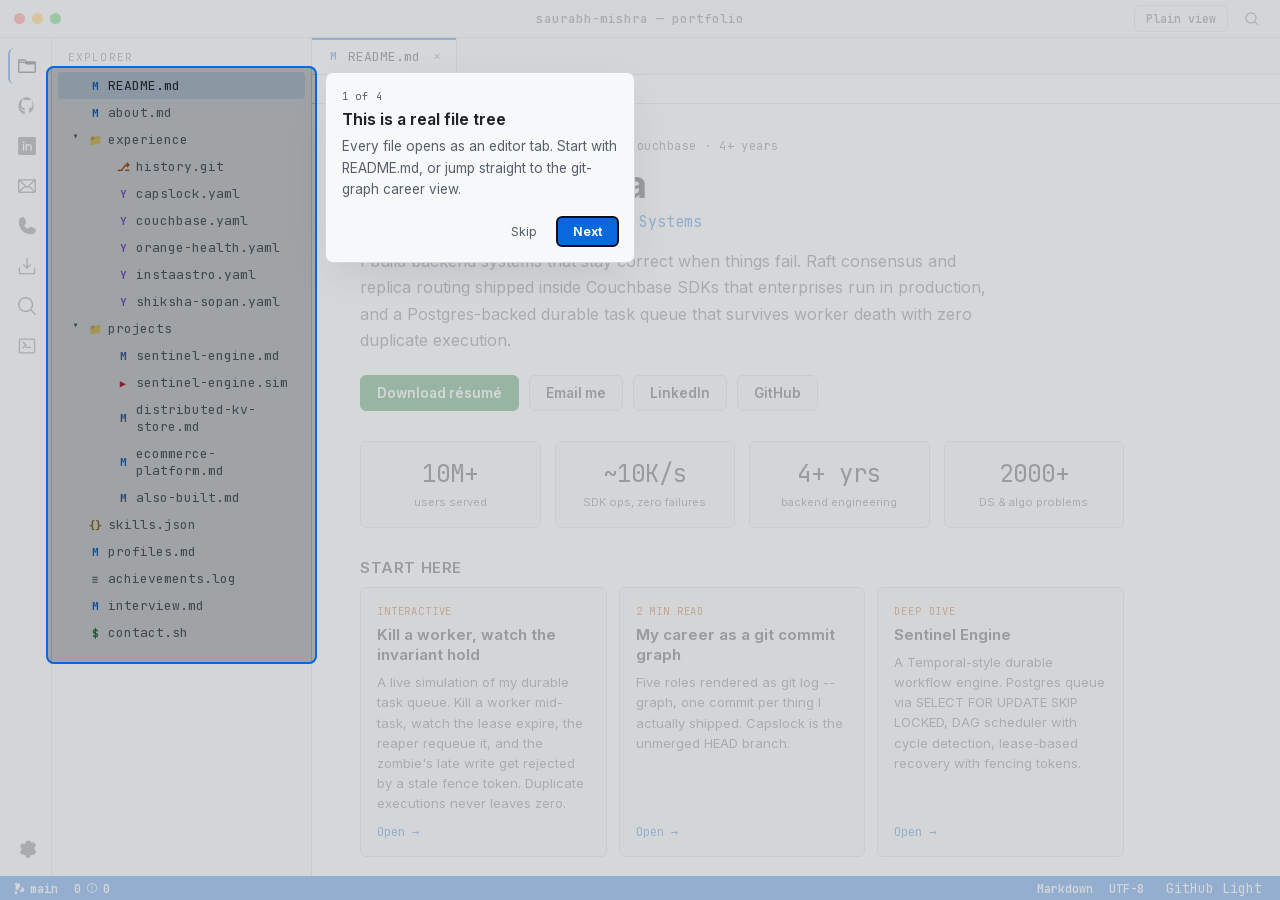
<file: index.html>
<!DOCTYPE html>
<html lang="en">
<head>
<meta charset="utf-8">
<meta name="viewport" content="width=device-width, initial-scale=1">
<script>(function(){var t=localStorage.getItem('ide.theme.v1');if(!t)t=matchMedia('(prefers-color-scheme: light)').matches?'github-light':'monokai';document.documentElement.setAttribute('data-theme',t);})();</script>
<meta name="theme-color" content="#272822" id="theme-color-meta">
<title>Saurabh Mishra — Backend &amp; Distributed Systems Engineer</title>
<meta name="description" content="Saurabh Mishra — Backend Software Engineer specializing in distributed systems, SDK development, and cloud-native platforms. 4+ years, 10M+ users, ex-Couchbase. Portfolio built as a VS Code-style IDE.">
<link rel="canonical" href="https://cosmicsaaurabh.github.io/myportfoliooo/">
<meta name="author" content="Saurabh Mishra">

<!-- Social preview: without these the link pastes as a bare URL in LinkedIn, Slack and email. -->
<meta property="og:type" content="profile">
<meta property="og:site_name" content="Saurabh Mishra — Portfolio">
<meta property="og:title" content="Saurabh Mishra — Backend &amp; Distributed Systems Engineer">
<meta property="og:description" content="Raft consensus and replica routing shipped inside Couchbase SDKs. A Postgres-backed durable task queue that survives worker death with zero duplicate execution. Explore it as a VS Code-style IDE.">
<meta property="og:url" content="https://cosmicsaaurabh.github.io/myportfoliooo/">
<meta property="og:image" content="https://cosmicsaaurabh.github.io/myportfoliooo/assets/og-image.png">
<meta property="og:image:width" content="1200">
<meta property="og:image:height" content="630">
<meta property="og:image:alt" content="Saurabh Mishra, Backend Engineer — Distributed Systems. 10M+ users, ~10K ops/sec, 4+ years.">
<meta name="twitter:card" content="summary_large_image">
<meta name="twitter:title" content="Saurabh Mishra — Backend &amp; Distributed Systems Engineer">
<meta name="twitter:description" content="Raft consensus and replica routing shipped inside Couchbase SDKs. A durable task queue that survives worker death with zero duplicate execution.">
<meta name="twitter:image" content="https://cosmicsaaurabh.github.io/myportfoliooo/assets/og-image.png">

<link rel="icon" href="favicon.ico" sizes="32x32">
<link rel="icon" href="favicon.svg" type="image/svg+xml">
<link rel="apple-touch-icon" href="favicon.svg">

<script type="application/ld+json">
{
  "@context": "https://schema.org",
  "@type": "Person",
  "name": "Saurabh Mishra",
  "url": "https://cosmicsaaurabh.github.io/myportfoliooo/",
  "jobTitle": "Software Development Engineer II",
  "email": "mailto:swe.saurabh.mishra@gmail.com",
  "description": "Backend Software Engineer specializing in distributed systems, SDK development and cloud-native platforms.",
  "worksFor": { "@type": "Organization", "name": "Capslock Marketplaces" },
  "alumniOf": [
    { "@type": "CollegeOrUniversity", "name": "BITS Pilani" },
    { "@type": "CollegeOrUniversity", "name": "ABES Engineering College, Ghaziabad" }
  ],
  "knowsAbout": ["Distributed Systems", "Raft Consensus", "Apache Kafka", "PostgreSQL", "Java", "Go", "Rust", "Kubernetes", "Redis", "Couchbase"],
  "sameAs": [
    "https://github.com/CosmicSaaurabh",
    "https://www.linkedin.com/in/2bsaurabh/",
    "https://leetcode.com/doodlemaster/",
    "https://codeforces.com/profile/saurabhmishra16/"
  ]
}
</script>

<!-- Self-hosted variable fonts: no third-party runtime dependency, no render-blocking
     cross-origin stylesheet, one file per family covering every weight used. -->
<link rel="preload" href="assets/fonts/jetbrains-mono-var.woff2" as="font" type="font/woff2" crossorigin>
<link rel="preload" href="assets/fonts/inter-var.woff2" as="font" type="font/woff2" crossorigin>
<link rel="stylesheet" href="styles.css">
</head>
<body>

<div class="ide" id="ide">

  <!-- Title bar -->
  <header class="titlebar" role="banner">
    <div class="traffic-lights" aria-hidden="true">
      <span class="dot dot-red"></span>
      <span class="dot dot-yellow"></span>
      <span class="dot dot-green"></span>
    </div>
    <button type="button" class="hamburger" id="hamburger" aria-label="Toggle explorer">
      <svg width="18" height="18" viewBox="0 0 256 256" fill="currentColor" aria-hidden="true"><path d="M224,128a8,8,0,0,1-8,8H40a8,8,0,0,1,0-16H216A8,8,0,0,1,224,128ZM40,72H216a8,8,0,0,0,0-16H40a8,8,0,0,0,0,16ZM216,184H40a8,8,0,0,0,0,16H216a8,8,0,0,0,0-16Z"></path></svg>
    </button>
    <p class="titlebar-title">saurabh-mishra — portfolio</p>
    <div class="titlebar-spacer"></div>
    <button type="button" class="view-toggle" id="view-toggle" aria-pressed="false" title="Switch between the IDE and a plain, scrollable résumé page">Plain view</button>
    <button type="button" class="titlebar-search" id="palette-trigger" aria-label="Open command palette (Ctrl/Cmd+K)" title="Search files & commands (Ctrl/Cmd+K)">
      <svg width="16" height="16" viewBox="0 0 256 256" fill="currentColor" aria-hidden="true"><path d="M229.66,218.34,179.6,168.28a88.21,88.21,0,1,0-11.32,11.32l50.06,50.06a8,8,0,0,0,11.32-11.32ZM40,112a72,72,0,1,1,72,72A72.08,72.08,0,0,1,40,112Z"></path></svg>
    </button>
  </header>

  <div class="ide-body">

    <!-- Activity bar -->
    <nav class="activitybar" aria-label="Primary">
      <button type="button" class="act-icon act-icon-active" id="act-explorer" aria-label="Explorer" aria-pressed="true" title="Explorer">
        <svg width="22" height="22" viewBox="0 0 256 256" fill="currentColor" aria-hidden="true"><path d="M216,72H130.67L102.94,51.2a8,8,0,0,0-4.8-1.6H40A16,16,0,0,0,24,65.6V192.4A15.65,15.65,0,0,0,39.65,208H216.31A15.75,15.75,0,0,0,232,192.25V88A16,16,0,0,0,216,72ZM40,65.6H98.13l16,12H40ZM216,192H40V93.6L98.13,93.6,120,109.6a8,8,0,0,0,4.67,1.5H216Z"></path></svg>
      </button>
      <a class="act-icon" href="https://github.com/CosmicSaaurabh" target="_blank" rel="noopener" aria-label="GitHub profile" title="GitHub">
        <svg width="22" height="22" viewBox="0 0 256 256" fill="currentColor" aria-hidden="true"><path d="M128,24A104,104,0,0,0,94.36,224.65c5.2.95,7.1-2.26,7.1-5s-.1-18.15-.15-32.94c-28.9,6.29-35-13.94-35-13.94-4.73-12-11.55-15.21-11.55-15.21-9.43-6.45.72-6.32.72-6.32,10.44.73,15.94,10.72,15.94,10.72,9.27,15.88,24.32,11.3,30.25,8.64.94-6.72,3.63-11.3,6.6-13.9-23.08-2.62-47.34-11.54-47.34-51.35,0-11.34,4-20.61,10.7-27.87-1.08-2.63-4.64-13.21,1-27.55,0,0,8.75-2.8,28.66,10.65a98.5,98.5,0,0,1,52.2,0c19.9-13.45,28.64-10.65,28.64-10.65,5.65,14.34,2.1,24.92,1,27.55,6.66,7.26,10.68,16.53,10.68,27.87,0,39.91-24.3,48.7-47.46,51.28,3.73,3.21,7.06,9.55,7.06,19.25,0,13.9-.12,25.1-.12,28.53,0,2.78,1.87,6,7.16,5A104,104,0,0,0,128,24Z"></path></svg>
      </a>
      <a class="act-icon" href="https://www.linkedin.com/in/2bsaurabh/" target="_blank" rel="noopener" aria-label="LinkedIn profile" title="LinkedIn">
        <svg width="22" height="22" viewBox="0 0 256 256" fill="currentColor" aria-hidden="true"><path d="M216,24H40A16,16,0,0,0,24,40V216a16,16,0,0,0,16,16H216a16,16,0,0,0,16-16V40A16,16,0,0,0,216,24ZM96,176a8,8,0,0,1-16,0V112a8,8,0,0,1,16,0Zm-8-80a12,12,0,1,1,12-12A12,12,0,0,1,88,96Zm96,80a8,8,0,0,1-16,0V140a20,20,0,0,0-40,0v36a8,8,0,0,1-16,0V112a8,8,0,0,1,15.79-1.78A36,36,0,0,1,184,140Z"></path></svg>
      </a>
      <a class="act-icon" href="https://mail.google.com/mail/?view=cm&fs=1&to=swe.saurabh.mishra@gmail.com" target="_blank" rel="noopener" aria-label="Email me via Gmail" title="Email">
        <svg width="22" height="22" viewBox="0 0 256 256" fill="currentColor" aria-hidden="true"><path d="M224,48H32a8,8,0,0,0-8,8V192a16,16,0,0,0,16,16H216a16,16,0,0,0,16-16V56A8,8,0,0,0,224,48Zm-96,85.15L52.57,64H203.43ZM98.71,128,40,181.81V74.19Zm11.84,10.85,12.51,11.42a8,8,0,0,0,10.88,0l12.51-11.42L207.43,192H48.57Zm46.74-10.85L216,74.18V181.82Z"></path></svg>
      </a>
      <a class="act-icon" href="tel:+916393783010" id="act-call" aria-label="Call me" title="Call — copies number if dialing isn't supported">
        <svg width="22" height="22" viewBox="0 0 256 256" fill="currentColor" aria-hidden="true"><path d="M222.37,158.46l-47.11-21.11-.13-.06a16,16,0,0,0-15.17,1.4,8.12,8.12,0,0,0-.75.56L134.87,160c-15.42-7.49-31.34-23.29-38.83-38.51l20.78-24.71c.2-.24.39-.49.57-.75a16,16,0,0,0,1.32-15.06l0-.12L97.54,33.64a16,16,0,0,0-16.62-9.52A56.26,56.26,0,0,0,32,80c0,79.4,64.6,144,144,144a56.26,56.26,0,0,0,55.88-48.92A16,16,0,0,0,222.37,158.46Z"></path></svg>
      </a>
      <span class="toast" id="call-toast" role="status" aria-live="polite"></span>
      <a class="act-icon" id="act-download" href="assets/Saurabh_Mishra_Resume.pdf" download aria-label="Download résumé" title="Download résumé">
        <svg width="22" height="22" viewBox="0 0 256 256" fill="currentColor" aria-hidden="true"><path d="M224,152v56a16,16,0,0,1-16,16H48a16,16,0,0,1-16-16V152a8,8,0,0,1,16,0v56H208V152a8,8,0,0,1,16,0Zm-101.66,5.66a8,8,0,0,0,11.32,0l40-40a8,8,0,0,0-11.32-11.32L136,132.69V40a8,8,0,0,0-16,0v92.69L93.66,106.34a8,8,0,0,0-11.32,11.32Z"></path></svg>
      </a>
      <button type="button" class="act-icon" id="act-search" aria-label="Search in files" title="Search in files (Ctrl/Cmd+Shift+F)">
        <svg width="22" height="22" viewBox="0 0 256 256" fill="currentColor" aria-hidden="true"><path d="M229.66,218.34,179.6,168.28a88.21,88.21,0,1,0-11.32,11.32l50.06,50.06a8,8,0,0,0,11.32-11.32ZM40,112a72,72,0,1,1,72,72A72.08,72.08,0,0,1,40,112Z"></path></svg>
      </button>
      <button type="button" class="act-icon" id="act-terminal" aria-label="Toggle terminal" aria-pressed="false" title="Terminal (Ctrl/Cmd+`)">
        <svg width="22" height="22" viewBox="0 0 256 256" fill="currentColor" aria-hidden="true"><path d="M208,40H48A16,16,0,0,0,32,56V200a16,16,0,0,0,16,16H208a16,16,0,0,0,16-16V56A16,16,0,0,0,208,40Zm0,160H48V56H208V200ZM77.66,90.34a8,8,0,0,1,11.32-11.32l32,32a8,8,0,0,1,0,11.32l-32,32a8,8,0,0,1-11.32-11.32L104,116,77.66,90.34ZM168,152h-48a8,8,0,0,1,0-16h48a8,8,0,0,1,0,16Z"></path></svg>
      </button>
      <div class="act-spacer"></div>
      <button type="button" class="act-icon" id="act-settings" aria-label="Settings" title="Settings" aria-haspopup="menu" aria-expanded="false">
        <svg width="22" height="22" viewBox="0 0 256 256" fill="currentColor" aria-hidden="true"><path d="M128,80a48,48,0,1,0,48,48A48.05,48.05,0,0,0,128,80Zm0,80a32,32,0,1,1,32-32A32,32,0,0,1,128,160Zm88-29.84q.06-2.16,0-4.32l14.92-18.64a8,8,0,0,0,1.48-7.06,107.6,107.6,0,0,0-10.88-26.25,8,8,0,0,0-6-4L196,72.61q-1.56-1.56-3.2-3L189.51,50a8,8,0,0,0-4-6,107.71,107.71,0,0,0-26.25-10.88,8,8,0,0,0-7.06,1.48L133.6,49.5q-2.16-.06-4.32,0L110.64,34.58a8,8,0,0,0-7.06-1.48A107.6,107.6,0,0,0,77.33,44,8,8,0,0,0,73.3,50L60.61,64q-1.56,1.56-3,3.2L34.58,110.64a8,8,0,0,0-1.48,7.06,107.71,107.71,0,0,0,10.88,26.25,8,8,0,0,0,6,4l23.53,3.29q1.56,1.56,3.2,3L79.6,177.6a8,8,0,0,0,1.48,7.06A107.6,107.6,0,0,0,107.33,195,8,8,0,0,0,113.39,193l18.64-14.92q2.16.06,4.32,0l18.64,14.92a8,8,0,0,0,7.06,1.48,107.71,107.71,0,0,0,26.25-10.88,8,8,0,0,0,4-6l3.29-23.53q1.56-1.56,3-3.2l23.53-3.29a8,8,0,0,0,6-4,107.6,107.6,0,0,0,10.88-26.25,8,8,0,0,0-1.48-7.06Z" opacity="0"></path><path d="M128,88a40,40,0,1,0,40,40A40,40,0,0,0,128,88Zm0,64a24,24,0,1,1,24-24A24,24,0,0,1,128,152Zm88-24a87.9,87.9,0,0,0-1-13l14.34-11.5a8,8,0,0,0,1.87-10.24l-16-27.7a8,8,0,0,0-9.66-3.55l-16.9,6a88.4,88.4,0,0,0-22.55-13l-2.54-17.86A8,8,0,0,0,155.75,44h-32a8,8,0,0,0-7.9,6.79L113.31,68.65a88.4,88.4,0,0,0-22.55,13l-16.9-6a8,8,0,0,0-9.66,3.55l-16,27.7a8,8,0,0,0,1.87,10.24L64.41,128a87.9,87.9,0,0,0,0,26L50.07,166.5a8,8,0,0,0-1.87,10.24l16,27.7a8,8,0,0,0,9.66,3.55l16.9-6a88.4,88.4,0,0,0,22.55,13l2.54,17.86A8,8,0,0,0,123.75,240h32a8,8,0,0,0,7.9-6.79l2.54-17.86a88.4,88.4,0,0,0,22.55-13l16.9,6a8,8,0,0,0,9.66-3.55l16-27.7a8,8,0,0,0-1.87-10.24L215,141A87.9,87.9,0,0,0,216,128Z"></path></svg>
      </button>
      <div class="theme-menu" id="theme-menu" role="menu" aria-label="Editor theme" hidden>
        <button type="button" class="theme-menu-item" role="menuitemradio" data-theme-id="monokai" aria-checked="true">Monokai</button>
        <button type="button" class="theme-menu-item" role="menuitemradio" data-theme-id="dracula" aria-checked="false">Dracula</button>
        <button type="button" class="theme-menu-item" role="menuitemradio" data-theme-id="solarized-dark" aria-checked="false">Solarized Dark</button>
        <button type="button" class="theme-menu-item" role="menuitemradio" data-theme-id="github-light" aria-checked="false">GitHub Light</button>
      </div>
    </nav>

    <!-- Sidebar -->
    <aside class="sidebar" id="sidebar" aria-label="File explorer">
      <p class="sidebar-title">Explorer</p>
      <div class="sidebar-tree" role="tree" aria-label="Project files" id="file-tree">
        <p class="tree-placeholder">Tree loads in increment 2 …</p>
      </div>
    </aside>

    <!-- Editor column -->
    <div class="editor-col">
      <div class="tabbar" role="tablist" aria-label="Open files" id="tabbar">
        <p class="tab-placeholder">Tabs load in increment 2 …</p>
      </div>

      <nav class="breadcrumbs" id="breadcrumbs" aria-label="Breadcrumb"></nav>

      <div class="pane-wrap" id="pane-wrap">
      <main class="pane" id="editor-pane">
        <div class="welcome" id="welcome-view">
          <div class="welcome-mark" aria-hidden="true">SM</div>
          <h2 class="welcome-title">Saurabh Mishra</h2>
          <p class="welcome-sub">Backend Engineer — Distributed Systems</p>
          <div class="welcome-hints">
            <p><kbd>Ctrl/Cmd</kbd> + <kbd>W</kbd> — close active tab</p>
            <p><kbd>Ctrl/Cmd</kbd> + <kbd>Alt</kbd> + <kbd>Tab</kbd> — cycle open tabs</p>
            <p><kbd>Ctrl/Cmd</kbd> + <kbd>`</kbd> — toggle terminal · try <code>help</code></p>
          </div>
        </div>
      </main>
        <div class="pane-divider" id="pane-divider" hidden></div>
        <main class="pane pane-secondary" id="editor-pane-2" hidden aria-label="Split editor pane"></main>
      </div>

      <div class="minimap" id="minimap" aria-hidden="true"><div class="minimap-viewport" id="minimap-viewport"></div></div>

      <div class="term-panel" id="term-panel" hidden>
        <div class="term-resizer" id="term-resizer" role="separator" aria-orientation="horizontal" aria-label="Resize terminal (arrow keys to adjust)" tabindex="0"></div>
        <div class="term-header">
          <span class="term-title">TERMINAL</span>
          <div class="term-header-actions">
            <button type="button" class="term-btn" id="term-maximize" aria-label="Maximize terminal" aria-pressed="false">▢</button>
            <button type="button" class="term-btn" id="term-close" aria-label="Close terminal">×</button>
          </div>
        </div>
        <div class="term-body">
          <div class="term-output" id="term-output" role="log" aria-live="polite" aria-label="Terminal output"></div>
          <div class="term-inputrow">
            <span class="term-prompt" aria-hidden="true"><span class="term-user">saurabh@portfolio</span><span class="term-plain">:</span><span class="term-path">~$</span></span>
            <label class="sr-only" for="term-input">Terminal command input</label>
            <input type="text" class="term-input" id="term-input" autocomplete="off" autocapitalize="off" autocorrect="off" spellcheck="false">
          </div>
        </div>
      </div>
    </div>
  </div>

  <div class="palette-backdrop" id="palette-backdrop" hidden>
    <div class="palette" id="palette" role="dialog" aria-modal="true" aria-label="Command palette">
      <button type="button" class="palette-close" id="palette-close" aria-label="Close command palette">×</button>
      <div class="palette-inputrow">
        <svg width="16" height="16" viewBox="0 0 256 256" fill="currentColor" aria-hidden="true" class="palette-icon"><path d="M229.66,218.34,179.6,168.28a88.21,88.21,0,1,0-11.32,11.32l50.06,50.06a8,8,0,0,0,11.32-11.32ZM40,112a72,72,0,1,1,72,72A72.08,72.08,0,0,1,40,112Z"></path></svg>
        <label class="sr-only" for="palette-input">Search files, or type &gt; for commands</label>
        <input type="text" id="palette-input" role="combobox" aria-expanded="false" aria-controls="palette-list" aria-activedescendant="" aria-autocomplete="list" autocomplete="off" autocapitalize="off" spellcheck="false" placeholder="Search files or type &gt; for commands…">
      </div>
      <ul class="palette-list" id="palette-list" role="listbox" aria-label="Results"></ul>
      <p class="sr-only" id="palette-status" role="status" aria-live="polite"></p>
    </div>
  </div>

  <div class="palette-backdrop" id="search-backdrop" hidden>
    <div class="palette search-dialog" role="dialog" aria-modal="true" aria-label="Search in files">
      <button type="button" class="palette-close" id="search-close" aria-label="Close search">×</button>
      <div class="palette-inputrow">
        <svg width="16" height="16" viewBox="0 0 256 256" fill="currentColor" aria-hidden="true" class="palette-icon"><path d="M229.66,218.34,179.6,168.28a88.21,88.21,0,1,0-11.32,11.32l50.06,50.06a8,8,0,0,0,11.32-11.32ZM40,112a72,72,0,1,1,72,72A72.08,72.08,0,0,1,40,112Z"></path></svg>
        <label class="sr-only" for="search-input">Search inside every file</label>
        <input type="text" id="search-input" role="combobox" aria-expanded="true" aria-controls="search-results" aria-activedescendant="" aria-autocomplete="list" autocomplete="off" autocapitalize="off" spellcheck="false" placeholder="Search inside every file — try Raft, Kafka, SKIP LOCKED…">
      </div>
      <p class="search-summary" id="search-summary"></p>
      <ul class="palette-list search-results" id="search-results" role="listbox" aria-label="Search results"></ul>
    </div>
  </div>

  <div class="palette-backdrop" id="shortcuts-backdrop" hidden>
    <div class="palette shortcuts-dialog" id="shortcuts-dialog" role="dialog" aria-modal="true" aria-labelledby="shortcuts-title">
      <button type="button" class="palette-close" id="shortcuts-close" aria-label="Close shortcuts">×</button>
      <h2 id="shortcuts-title" class="shortcuts-title">Keyboard shortcuts</h2>
      <div class="shortcuts-body">
        <section class="shortcuts-group">
          <h3>Global</h3>
          <p><kbd>Ctrl/Cmd</kbd> + <kbd>K</kbd> — command palette</p>
          <p><kbd>Ctrl/Cmd</kbd> + <kbd>Shift</kbd> + <kbd>F</kbd> — search in files</p>
          <p><kbd>Ctrl/Cmd</kbd> + <kbd>`</kbd> — toggle terminal</p>
          <p><kbd>Ctrl/Cmd</kbd> + <kbd>W</kbd> — close active tab</p>
          <p><kbd>Ctrl/Cmd</kbd> + <kbd>\</kbd> — split the editor</p>
          <p><kbd>Ctrl/Cmd</kbd> + <kbd>Alt</kbd> + <kbd>Tab</kbd> — cycle open tabs</p>
          <p><kbd>?</kbd> — this help</p>
          <p><kbd>Esc</kbd> — close palette / menu / overlay</p>
        </section>
        <section class="shortcuts-group">
          <h3>Palette</h3>
          <p><kbd>↑</kbd> <kbd>↓</kbd> — navigate results</p>
          <p><kbd>Enter</kbd> — open selection</p>
          <p><kbd>&gt;</kbd> — switch to command mode</p>
        </section>
        <section class="shortcuts-group">
          <h3>Terminal</h3>
          <p><kbd>↑</kbd> <kbd>↓</kbd> — command history</p>
          <p><kbd>Tab</kbd> — completion (double-Tab lists candidates)</p>
          <p><kbd>Ctrl</kbd> + <kbd>L</kbd> — clear</p>
          <p><kbd>Ctrl</kbd> + <kbd>C</kbd> — cancel current line</p>
        </section>
        <section class="shortcuts-group">
          <h3>Graph</h3>
          <p><kbd>Enter</kbd>/<kbd>Space</kbd> — open the role for a commit row</p>
        </section>
      </div>
    </div>
  </div>

  <!-- Status bar -->
  <footer class="statusbar" role="contentinfo">
    <span class="sb-item"><svg width="13" height="13" viewBox="0 0 256 256" fill="currentColor" aria-hidden="true"><path d="M104,40a24,24,0,1,0-32,22.62V193.38a24,24,0,1,0,16,0V143.32A47.9,47.9,0,0,0,112,152h34.83A48,48,0,1,0,192,104a47.7,47.7,0,0,0-16.42,2.9L153.1,84.42A47.7,47.7,0,0,0,156,68,24,24,0,1,0,104,40Zm88,88a32,32,0,1,1-32-32A32,32,0,0,1,192,128Z"></path></svg> main</span>
    <span class="sb-item">0 <svg width="12" height="12" viewBox="0 0 256 256" fill="currentColor" aria-hidden="true"><path d="M128,24A104,104,0,1,0,232,128,104.11,104.11,0,0,0,128,24Zm0,192a88,88,0,1,1,88-88A88.1,88.1,0,0,1,128,216Zm-8-80V80a8,8,0,0,1,16,0v56a8,8,0,0,1-16,0Zm20,36a12,12,0,1,1-12-12A12,12,0,0,1,140,172Z"></path></svg> 0</span>
    <div class="sb-right">
      <span class="sb-item" id="sb-filetype">Plain Text</span>
      <span class="sb-item">UTF-8</span>
      <button type="button" class="sb-item sb-theme-btn" id="sb-theme">Monokai</button>
    </div>
  </footer>
</div>

<noscript>
  <div class="noscript-resume">
    <h1>Saurabh Mishra</h1>
    <p><strong>Backend Engineer — Distributed Systems.</strong> SDE II at Capslock Marketplaces, previously Couchbase. 4+ years building large-scale, cloud-native backend systems in Java and Go.</p>
    <p>Raft consensus and replica routing shipped inside Couchbase SDKs that enterprises run in production, and a Postgres-backed durable task queue built from scratch that survives worker failure with zero duplicate execution.</p>
    <h2>Experience</h2>
    <ul>
      <li><strong>SDE II, Capslock Marketplaces</strong> (Mar 2026 – present) — backend for an app serving 10M+ users; Kafka-driven async processing, Redis/Postgres caching.</li>
      <li><strong>Software Engineer II, Couchbase</strong> (Aug 2022 – Mar 2026) — Java and .NET SDK internals sustaining ~10K ops/sec; zone-aware replica routing, vector search, application telemetry.</li>
      <li><strong>Software Engineer, Orange Health</strong> (Jun 2022 – Aug 2022) — route optimization cutting field-medic travel distance ~50%.</li>
      <li><strong>Software Engineer Intern, InstaAstro</strong> (Feb 2022 – Jun 2022).</li>
      <li><strong>Django Developer Intern (Volunteer), Shiksha Sopan, IIT Kanpur</strong> (Apr 2022 – May 2022).</li>
    </ul>
    <h2>Skills</h2>
    <p>Java, Go, Rust, C#/.NET, Python, C++ · Distributed systems, Raft consensus, microservices, event-driven architecture (Kafka, RabbitMQ) · PostgreSQL, Redis, MongoDB, Couchbase · Kubernetes, Docker, AWS, Azure, CI/CD, Terraform · OpenTelemetry, Prometheus, Grafana.</p>
    <h2>Education</h2>
    <p>M.Sc. Artificial Intelligence &amp; Machine Learning, BITS Pilani (part-time, 2026–2028 expected). B.Tech Computer Science, ABES Engineering College Ghaziabad, 2018–2022, 8.1 CGPA.</p>
    <h2>Contact</h2>
    <p><a href="mailto:swe.saurabh.mishra@gmail.com">swe.saurabh.mishra@gmail.com</a> · <a href="https://www.linkedin.com/in/2bsaurabh/">LinkedIn</a> · <a href="https://github.com/CosmicSaaurabh">GitHub</a> · <a href="assets/Saurabh_Mishra_Resume.pdf">Résumé (PDF)</a></p>
  </div>
</noscript>

<script type="module" src="ide-shell.js"></script>
</body>
</html>
</file>
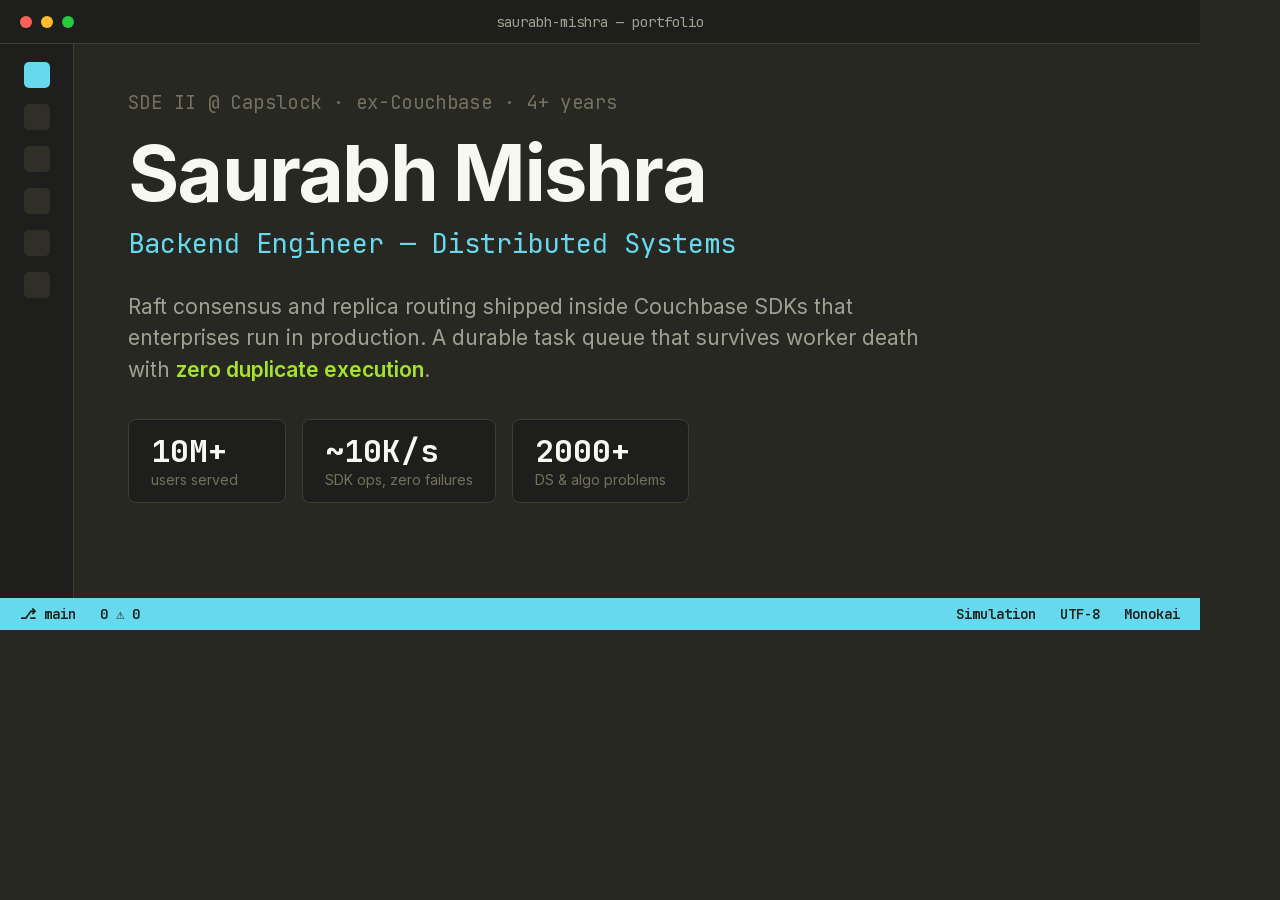
<file: assets/og-image.source.html>
<!DOCTYPE html>
<html>
<head>
<meta charset="utf-8">
<style>
  @font-face{font-family:'JetBrains Mono';src:url('fonts/jetbrains-mono-var.woff2') format('woff2');font-weight:100 800}
  @font-face{font-family:'Inter';src:url('fonts/inter-var.woff2') format('woff2');font-weight:100 900}
  *{box-sizing:border-box;margin:0;padding:0}
  body{width:1200px;height:630px;overflow:hidden;background:#272822;font-family:'Inter',sans-serif}
  .card{width:1200px;height:630px;display:flex;flex-direction:column;position:relative}
  .chrome{height:44px;background:#1e1f1c;border-bottom:1px solid #3e3d32;display:flex;align-items:center;padding:0 20px;gap:9px}
  .d{width:12px;height:12px;border-radius:50%}
  .t{position:absolute;left:50%;transform:translateX(-50%);font-family:'JetBrains Mono',monospace;font-size:14px;color:#a1a191}
  .body{flex:1;display:flex}
  .rail{width:74px;background:#1e1f1c;border-right:1px solid #3e3d32;display:flex;flex-direction:column;align-items:center;padding-top:18px;gap:16px}
  .ri{width:26px;height:26px;border-radius:5px;background:#3e3d32;opacity:.55}
  .ri.on{background:#66d9ef;opacity:1}
  .main{flex:1;padding:46px 54px 0}
  .eyebrow{font-family:'JetBrains Mono',monospace;font-size:19px;color:#75715e;letter-spacing:.02em;margin-bottom:18px}
  h1{font-size:78px;line-height:1.02;font-weight:700;color:#f8f8f2;letter-spacing:-.022em;margin-bottom:12px}
  .role{font-family:'JetBrains Mono',monospace;font-size:27px;color:#66d9ef;margin-bottom:30px}
  .pitch{font-size:21px;line-height:1.5;color:#a1a191;max-width:830px;margin-bottom:34px}
  .pitch b{color:#a6e22e;font-weight:600}
  .metrics{display:flex;gap:16px}
  .m{border:1px solid #3e3d32;border-radius:8px;background:#1e1f1c;padding:14px 22px;min-width:158px}
  .mn{font-family:'JetBrains Mono',monospace;font-size:31px;font-weight:700;color:#f8f8f2;line-height:1.1}
  .ml{font-size:14px;color:#75715e;margin-top:3px}
  .bar{position:absolute;left:0;right:0;bottom:0;height:32px;background:#66d9ef;display:flex;align-items:center;padding:0 20px;gap:24px;
       font-family:'JetBrains Mono',monospace;font-size:14px;font-weight:600;color:#1e1f1c}
  .bar .right{margin-left:auto;display:flex;gap:24px}
</style>
</head>
<body>
<div class="card">
  <div class="chrome">
    <span class="d" style="background:#ff5f56"></span>
    <span class="d" style="background:#ffbd2e"></span>
    <span class="d" style="background:#27c93f"></span>
    <span class="t">saurabh-mishra — portfolio</span>
  </div>
  <div class="body">
    <div class="rail">
      <span class="ri on"></span><span class="ri"></span><span class="ri"></span>
      <span class="ri"></span><span class="ri"></span><span class="ri"></span>
    </div>
    <div class="main">
      <p class="eyebrow">SDE II @ Capslock · ex-Couchbase · 4+ years</p>
      <h1>Saurabh Mishra</h1>
      <p class="role">Backend Engineer — Distributed Systems</p>
      <p class="pitch">Raft consensus and replica routing shipped inside Couchbase SDKs that enterprises run in production. A durable task queue that survives worker death with <b>zero duplicate execution</b>.</p>
      <div class="metrics">
        <div class="m"><div class="mn">10M+</div><div class="ml">users served</div></div>
        <div class="m"><div class="mn">~10K/s</div><div class="ml">SDK ops, zero failures</div></div>
        <div class="m"><div class="mn">2000+</div><div class="ml">DS &amp; algo problems</div></div>
      </div>
    </div>
  </div>
  <div class="bar">
    <span>⎇ main</span><span>0 ⚠ 0</span>
    <span class="right"><span>Simulation</span><span>UTF-8</span><span>Monokai</span></span>
  </div>
</div>
</body>
</html>
</file>
<file: styles.css>
@font-face{
  font-family:'JetBrains Mono'; font-style:normal; font-weight:100 800; font-display:swap;
  src:url('assets/fonts/jetbrains-mono-var.woff2') format('woff2');
  unicode-range:U+0000-00FF,U+0131,U+0152-0153,U+02BB-02BC,U+02C6,U+02DA,U+02DC,U+0304,U+0308,U+0329,U+2000-206F,U+20AC,U+2122,U+2191,U+2193,U+2212,U+2215,U+FEFF,U+FFFD;
}
@font-face{
  font-family:'Inter'; font-style:normal; font-weight:100 900; font-display:swap;
  src:url('assets/fonts/inter-var.woff2') format('woff2');
  unicode-range:U+0000-00FF,U+0131,U+0152-0153,U+02BB-02BC,U+02C6,U+02DA,U+02DC,U+0304,U+0308,U+0329,U+2000-206F,U+20AC,U+2122,U+2191,U+2193,U+2212,U+2215,U+FEFF,U+FFFD;
}
:root{
  --bg:#272822; --bg-2:#1e1f1c; --bg-3:#2f302a; --panel:#232420; --sidebar-bg:#21221d;
  --fg:#f8f8f2; --fg-dim:#a1a191; --comment:#75715e; --border:#3e3d32;
  --pink:#f92672; --green:#a6e22e; --yellow:#e6db74; --purple:#ae81ff;
  --blue:#66d9ef; --orange:#fd971f; --violet:#c792ea; --teal:#79dfc1;
  --badge-bg:#2b2b26; --badge-text:#0b0c0a; --backdrop:rgba(0,0,0,.55); --shadow:rgba(0,0,0,.7);
  --statusbar-fg:#1e1f1c;
  --glyph-dim:#949082;
  --font-mono:'JetBrains Mono', ui-monospace, monospace;
  --font-sans:'Inter', system-ui, sans-serif;
  --radius:6px;
  --transition-fast:120ms ease;
}
*{box-sizing:border-box}
html,body{margin:0;height:100%}
body{
  background:var(--bg); color:var(--fg); font-family:var(--font-mono);
  -webkit-font-smoothing:antialiased;
}
::selection{background:color-mix(in srgb, var(--blue) 35%, transparent)}
a{color:var(--blue); text-decoration:none}
a:hover{color:var(--green)}
button{font-family:inherit; color:inherit; background:none; border:0; cursor:pointer}
kbd{font-family:var(--font-mono); font-size:11px; background:var(--bg); color:var(--fg); border:1px solid var(--border); border-radius:4px; padding:2px 6px}

.ide{display:flex; flex-direction:column; height:100vh; width:100%; overflow:hidden}
/* An author `display:flex` beats the UA stylesheet's [hidden] rule, so state it explicitly. */
.ide[hidden]{display:none}

/* Title bar */
.titlebar{
  flex:none; height:38px; display:flex; align-items:center; gap:10px; padding:0 14px;
  background:var(--bg-2); border-bottom:1px solid var(--border); position:relative;
}
.traffic-lights{display:flex; gap:7px}
.dot{width:11px; height:11px; border-radius:50%}
.dot-red{background:#ff5f56}
.dot-yellow{background:#ffbd2e}
.dot-green{background:#27c93f}
.titlebar-title{
  position:absolute; left:50%; transform:translateX(-50%); margin:0;
  font-size:12.5px; font-weight:500; color:var(--fg-dim);
}
.titlebar-spacer{margin-left:auto}
.titlebar-search{
  width:28px; height:28px; display:flex; align-items:center; justify-content:center;
  color:var(--fg-dim); border-radius:4px; transition:color var(--transition-fast), background var(--transition-fast);
}
.titlebar-search:hover{color:var(--fg); background:color-mix(in srgb, var(--fg) 8%, transparent)}

.ide-body{flex:1; display:flex; min-height:0}

/* Activity bar */
.activitybar{
  flex:none; width:52px; background:var(--bg-2); border-right:1px solid var(--border);
  display:flex; flex-direction:column; align-items:center; padding:10px 0; gap:4px;
}
.act-icon{
  width:36px; height:36px; display:flex; align-items:center; justify-content:center;
  color:var(--fg-dim); border-radius:var(--radius); border-left:2px solid transparent;
  transition:color var(--transition-fast), background var(--transition-fast);
}
.act-icon:hover{color:var(--fg); background:color-mix(in srgb, var(--fg) 6%, transparent)}
.act-icon:focus-visible{outline:2px solid var(--blue); outline-offset:-2px}
.act-icon-active{color:var(--fg); border-left-color:var(--blue)}
.act-spacer{flex:1}
@media (prefers-reduced-motion: no-preference){
  body, .ide, .sidebar, .tabbar, .pane, .term-panel, .palette, .statusbar, .titlebar, .activitybar{
    transition:background-color .15s ease, color .15s ease, border-color .15s ease;
  }
}
.theme-menu{
  position:fixed; left:56px; bottom:36px; z-index:80; min-width:170px;
  background:var(--panel); border:1px solid var(--border); border-radius:8px; box-shadow:0 10px 30px -10px var(--shadow);
  padding:6px; display:flex; flex-direction:column; gap:2px;
}
.theme-menu[hidden]{display:none}
.theme-menu-item{
  text-align:left; padding:9px 12px; border-radius:6px; font-size:13px; color:var(--fg-dim); position:relative;
}
.theme-menu-item:hover, .theme-menu-item:focus-visible{background:color-mix(in srgb, var(--blue) 14%, transparent); color:var(--fg); outline:none}
.theme-menu-item[aria-checked="true"]{color:var(--fg); font-weight:600}
.theme-menu-item[aria-checked="true"]::before{content:"✓"; position:absolute; left:-2px; color:var(--green)}
.theme-menu-item{padding-left:20px}
.sb-theme-btn{cursor:pointer}
.sb-theme-btn:hover{text-decoration:underline}
@media (max-width:768px){
  .theme-menu-item{min-height:44px; display:flex; align-items:center}
}
.toast{
  position:fixed; left:60px; bottom:34px; z-index:60; background:var(--panel); color:var(--fg);
  border:1px solid var(--border); border-radius:var(--radius); padding:8px 14px; font-size:12.5px;
  font-family:var(--font-sans); opacity:0; pointer-events:none; transition:opacity 200ms ease, transform 200ms ease;
  transform:translateY(6px);
}
.toast.show{opacity:1; transform:translateY(0)}

/* Sidebar */
.sidebar{
  flex:none; width:260px; background:var(--sidebar-bg); border-right:1px solid var(--border);
  overflow-y:auto; transition:width var(--transition-fast), padding var(--transition-fast);
}
.sidebar.collapsed{width:0; padding:0; overflow:hidden; border-right:0}
.sidebar-title{
  font-size:11px; letter-spacing:.1em; text-transform:uppercase; color:var(--fg-dim);
  padding:12px 16px 8px; margin:0;
}
.sidebar-tree{padding:0 0 12px}
.tree-placeholder{color:var(--comment); font-size:12.5px; padding:8px 16px; font-style:italic}

/* tree rows (increment 2 will populate; base styles ready now) */
.tree-row{
  display:flex; align-items:center; gap:6px; padding:5px 12px; font-size:13px;
  color:var(--fg-dim); cursor:pointer; border-radius:4px; margin:0 6px;
  transition:background var(--transition-fast), color var(--transition-fast);
}
.tree-row:hover{background:color-mix(in srgb, var(--fg) 6%, transparent); color:var(--fg)}
.tree-row[aria-selected="true"]{background:color-mix(in srgb, var(--blue) 14%, transparent); color:var(--fg)}
.tree-row:focus-visible{outline:2px solid var(--blue); outline-offset:-2px}
.tree-chevron{width:12px; flex:none; font-size:10px; transition:transform var(--transition-fast); color:var(--fg-dim)}
.tree-chevron.open{transform:rotate(90deg)}
.tree-icon{width:14px; flex:none; text-align:center; font-weight:700; font-size:10.5px}
.tree-children{padding-left:14px}
.tree-children[hidden]{display:none}

/* Editor column */
.editor-col{flex:1; display:flex; flex-direction:column; min-width:0; position:relative}

.tabbar{
  flex:none; display:flex; align-items:stretch; background:var(--bg-2);
  border-bottom:1px solid var(--border); overflow-x:auto;
}
.tab-placeholder{color:var(--comment); font-size:12.5px; padding:10px 14px; font-style:italic}
.tab{
  display:flex; align-items:center; gap:8px; padding:9px 10px 9px 14px; font-size:13px;
  color:var(--fg-dim); border-right:1px solid var(--border); cursor:pointer;
  white-space:nowrap; position:relative; transition:background var(--transition-fast), color var(--transition-fast);
}
.tab:hover{color:var(--fg)}
.tab[aria-selected="true"]{background:var(--bg); color:var(--fg)}
.tab[aria-selected="true"]::after{content:""; position:absolute; left:0; right:0; top:0; height:2px; background:var(--blue)}
.tab-close{
  width:18px; height:18px; display:flex; align-items:center; justify-content:center;
  border-radius:4px; opacity:.6; font-size:14px;
}
.tab-close:hover{opacity:1; background:color-mix(in srgb, var(--fg) 15%, transparent)}

.pane-wrap{flex:1; display:flex; min-height:0; min-width:0}
.pane{flex:1; overflow-y:auto; position:relative; min-width:0}
.pane-wrap.is-split .pane{flex:1 1 50%}
.pane-wrap.is-split .pane.is-focused{box-shadow:inset 2px 0 0 -1px var(--blue)}
.pane-divider{flex:none; width:1px; background:var(--border)}
.pane-divider[hidden]{display:none}
.pane-secondary[hidden]{display:none}

/* Breadcrumbs */
.breadcrumbs{
  flex:none; display:flex; align-items:center; gap:7px; padding:6px 16px; min-height:29px;
  background:var(--bg); border-bottom:1px solid var(--border);
  font-family:var(--font-mono); font-size:11.5px; color:var(--comment); overflow-x:auto; white-space:nowrap;
}
.breadcrumbs[hidden]{display:none}
.crumb-dir{color:var(--fg-dim)}
.crumb-file{color:var(--fg-dim); display:inline-flex; align-items:center; gap:6px}
.crumb-glyph{font-weight:700; font-size:10px}
.crumb-sep{color:var(--fg-dim); opacity:.55}
.crumb-split-off{
  margin-left:auto; font-family:var(--font-mono); font-size:11px; color:var(--comment);
  border:1px solid var(--border); border-radius:4px; padding:2px 8px; flex:none;
}
.crumb-split-off:hover{color:var(--fg); border-color:var(--blue)}
@media (max-width:1000px){
  /* Two panes below this width leave neither readable. */
  .pane-wrap.is-split{display:flex}
  .pane-wrap.is-split .pane-secondary, .pane-wrap.is-split .pane-divider{display:none}
}
@media (max-width:768px){
  .breadcrumbs{padding:5px 12px; font-size:11px}
}

/* Minimap (decorative, ≥1200px, .code views only) */
.minimap{
  display:none; position:absolute; top:0; right:0; bottom:0; width:64px; z-index:5;
  overflow:hidden; background:color-mix(in srgb, var(--bg-2) 60%, transparent); cursor:pointer;
}
.minimap.empty{display:none}
.minimap-bar{height:2.4px; margin:0.3px 0; opacity:.65}
.minimap-viewport{position:absolute; left:0; right:0; background:color-mix(in srgb, var(--fg) 10%, transparent); border-top:1px solid var(--border); border-bottom:1px solid var(--border); pointer-events:none; display:none}
@media (min-width:1200px){
  .minimap:not(.empty){display:block}
  /* The minimap maps one pane; while split it would be ambiguous. */
  .pane-wrap.is-split ~ .minimap{display:none}
}

/* Welcome view */
.welcome{
  height:100%; display:flex; flex-direction:column; align-items:center; justify-content:center;
  gap:10px; color:var(--comment); text-align:center; padding:24px;
}
.welcome-mark{
  width:96px; height:96px; border-radius:20px; background:color-mix(in srgb, var(--blue) 14%, transparent);
  border:1px solid var(--border); display:flex; align-items:center; justify-content:center;
  font-family:var(--font-sans); font-weight:700; font-size:34px; color:var(--blue); margin-bottom:12px;
}
.welcome-title{font-family:var(--font-sans); font-size:20px; color:var(--fg); margin:0}
.welcome-sub{font-family:var(--font-sans); font-size:13.5px; color:var(--fg-dim); margin:0 0 18px}
.welcome-hints{font-size:12.5px; line-height:2; color:var(--comment)}
.type-overlay{position:absolute; left:0; top:0; right:0; pointer-events:none; white-space:pre}
.type-cursor{display:inline-block; width:2px; height:1em; vertical-align:-0.15em; background:var(--blue); margin-left:1px; animation:type-blink 1s steps(1) infinite}
@keyframes type-blink{50%{opacity:0}}

/* Editor content (used from increment 3 onward) */
.code{max-width:900px; padding:24px clamp(20px,4vw,48px) 60px}
.ln-row{display:flex; gap:20px; align-items:flex-start; padding:2px 0}
.ln{flex:none; width:26px; text-align:right; color:var(--comment); font-size:13px; opacity:.7}
.ln-content{font-size:14.5px; line-height:1.7}
.tok-key{color:var(--pink)}
.tok-str{color:var(--yellow)}
.tok-fn{color:var(--green)}
.tok-num{color:var(--purple)}
.tok-type{color:var(--blue)}
.tok-comment{color:var(--comment); font-style:italic}
.tok-plain{color:var(--fg)}
.cursor-blink{display:inline-block; width:8px; height:16px; background:var(--fg); vertical-align:middle; margin-left:2px; animation:blink 1s step-end infinite}
@keyframes blink{0%,100%{opacity:1}50%{opacity:0}}

.editor-toolbar{display:flex; justify-content:flex-end; padding:10px clamp(20px,4vw,48px) 0; max-width:900px}
.md-toggle{
  font-size:12px; padding:5px 12px; border:1px solid var(--border); border-radius:var(--radius);
  color:var(--fg-dim); transition:color var(--transition-fast), border-color var(--transition-fast);
}
.md-toggle:hover{color:var(--fg); border-color:var(--blue)}
.md-preview{max-width:900px; padding:8px clamp(20px,4vw,48px) 60px; font-family:var(--font-sans); line-height:1.7}
.md-h1{font-size:30px; color:var(--fg); margin:0 0 6px; font-weight:700}
.md-h2{font-size:20px; color:var(--green); margin:28px 0 10px; font-weight:600}
.md-h3{font-size:16px; color:var(--blue); margin:20px 0 6px; font-weight:600}
.md-p{font-size:15px; color:color-mix(in srgb, var(--fg) 88%, transparent); margin:0 0 14px}
.md-ul{margin:0 0 14px; padding-left:20px}
.md-ul li{font-size:14.5px; color:color-mix(in srgb, var(--fg) 85%, transparent); margin:4px 0}
.md-p strong, .md-ul strong{color:var(--fg)}
.md-p code, .md-ul code{background:var(--panel); color:var(--green); padding:1px 5px; border-radius:4px; font-size:13px}

/* skills.json preview */
.depth-legend{display:flex; gap:20px; flex-wrap:wrap; padding:2px 0 22px; font-size:12.5px; color:var(--fg-dim)}
.legend-item{display:flex; align-items:center; gap:6px}
.depth-dot{width:8px; height:8px; border-radius:50%; flex:none}
.skill-group-section{margin-bottom:6px}
.skill-cards{display:grid; grid-template-columns:repeat(auto-fit,minmax(260px,1fr)); gap:14px; margin:0 0 28px}
.skill-card{border:1px solid var(--border); border-radius:var(--radius); background:var(--panel); padding:16px 18px}
.skill-card-top{display:flex; align-items:center; justify-content:space-between; gap:10px; margin-bottom:10px}
.skill-card-name{font-family:var(--font-sans); font-weight:600; font-size:14.5px; color:var(--fg)}
.depth-badge{display:flex; align-items:center; gap:6px; font-size:11px; font-weight:600; white-space:nowrap}
.skill-chips{display:flex; flex-wrap:wrap; gap:6px; margin-bottom:10px}
.chip{font-size:11px; padding:3px 9px; border-radius:10px; border:1px solid var(--border); color:var(--fg-dim); background:transparent}
.chip-link{cursor:pointer; color:var(--blue); border-color:color-mix(in srgb, var(--blue) 45%, var(--border)); transition:background var(--transition-fast), color var(--transition-fast)}
.chip-link:hover{background:color-mix(in srgb, var(--blue) 16%, transparent); color:var(--fg)}
.skill-blurb{font-size:13px; line-height:1.55; color:color-mix(in srgb, var(--fg) 70%, transparent); margin:0}
@media (max-width:600px){ .skill-cards{grid-template-columns:1fr} }

/* project repo view (mock) */
@media (prefers-reduced-motion: no-preference){
  .repo-enter{animation:repoIn 150ms ease both}
  @keyframes repoIn{from{opacity:0; transform:translateY(6px)}to{opacity:1; transform:translateY(0)}}
}
.repo-view{max-width:920px; padding:26px clamp(20px,4vw,48px) 70px; font-family:var(--font-sans)}
.repo-header{display:flex; align-items:flex-start; gap:12px; margin-bottom:6px}
.repo-icon{color:var(--fg-dim); flex:none; margin-top:4px}
.repo-title{font-size:22px; font-weight:600; color:var(--fg); margin:0}
.repo-title .owner{color:var(--fg-dim); font-weight:400}
.repo-desc{font-size:14.5px; color:color-mix(in srgb, var(--fg) 78%, transparent); margin:6px 0 14px 34px}
.repo-meta{display:flex; flex-wrap:wrap; align-items:center; gap:10px; margin:0 0 20px 34px}
.lang-dot{width:10px; height:10px; border-radius:50%; display:inline-block; margin-right:5px}
.lang-label{font-size:12.5px; color:var(--fg-dim); display:flex; align-items:center}
.badge{display:inline-flex; border-radius:4px; overflow:hidden; font-size:11px; font-weight:600; line-height:1.6}
.badge-label{background:var(--badge-bg); color:var(--fg-dim); padding:2px 7px}
.badge-value{padding:2px 7px; color:var(--badge-text)}
.badge-value.bg-green{background:var(--green)}
.badge-value.bg-blue{background:var(--blue)}
.stack-pill{font-size:11.5px; padding:3px 9px; border-radius:4px; border:1px solid var(--border); color:var(--fg-dim)}

.stat-strip{display:grid; grid-template-columns:repeat(4,1fr); gap:14px; margin:0 0 30px}
.stat-card{border:1px solid var(--border); border-radius:var(--radius); background:var(--panel); padding:16px 14px; text-align:center}
.stat-card .num{font-family:var(--font-mono); font-size:24px; color:var(--fg); display:block}
.stat-card .label{font-size:11px; color:var(--fg-dim); margin-top:6px; display:block; line-height:1.4}
@media (max-width:640px){ .stat-strip{grid-template-columns:repeat(2,1fr)} }

.repo-section{margin:0 0 30px}
.repo-section h2{font-size:15px; color:var(--fg); font-weight:600; margin:0 0 10px; text-transform:uppercase; letter-spacing:.04em}
.repo-prose p{font-size:14.5px; line-height:1.65; color:color-mix(in srgb, var(--fg) 82%, transparent); margin:0 0 12px}

.ascii-wrap{overflow-x:auto; border:1px solid var(--border); border-radius:var(--radius); background:var(--bg-2)}
.ascii-diagram{font-family:var(--font-mono); font-size:13px; line-height:1.4; color:var(--blue); padding:16px 20px; margin:0; white-space:pre}
.arch-captions{list-style:none; margin:10px 0 0; padding:0; display:flex; flex-direction:column; gap:6px}
.arch-captions li{font-size:13px; color:var(--fg-dim); display:flex; gap:8px}
.arch-captions li::before{content:"→"; color:var(--green)}

.decision-list{display:flex; flex-direction:column; gap:10px}
.decision-card{border:1px solid var(--border); border-radius:var(--radius); background:var(--panel); padding:14px 16px}
.decision-top{display:flex; align-items:center; gap:8px; margin-bottom:6px}
.decision-glyph{color:var(--fg-dim); font-size:8px; flex:none}
.decision-title{font-size:14px; font-weight:600; color:var(--fg); flex:1}
.decision-label{font-size:10.5px; font-weight:700; padding:2px 8px; border-radius:10px; color:var(--badge-text)}
.decision-label.bug{background:var(--pink)}
.decision-label.perf{background:var(--orange)}
.decision-label.design{background:var(--blue)}
.decision-resolution{border-left:3px solid var(--green); padding:8px 12px; display:flex; gap:8px; align-items:flex-start; background:color-mix(in srgb, var(--green) 6%, transparent)}
.decision-resolution svg{color:var(--green); flex:none; margin-top:2px}
.decision-resolution p{font-size:13px; color:var(--fg); margin:0}
.decision-track-link{display:inline-block; margin-top:12px; font-size:13px; color:var(--blue)}
.decision-track-link:hover{text-decoration:underline}

.repo-footer{display:flex; align-items:center; justify-content:space-between; flex-wrap:wrap; gap:14px; margin-top:10px; padding-top:20px; border-top:1px solid var(--border)}
.repo-nav{display:flex; gap:16px; font-size:13px}
.repo-nav a{color:var(--fg-dim)}
.repo-nav a:hover{color:var(--blue)}
.chip-nav{color:var(--fg-dim); font-size:13px; font-family:inherit}
.chip-nav:hover{color:var(--blue)}
.gh-btn{display:inline-flex; align-items:center; gap:8px; padding:9px 16px; border-radius:var(--radius); border:1px solid color-mix(in srgb, var(--green) 45%, var(--border)); color:var(--green); font-size:13px; font-weight:600}
.gh-btn:hover{background:color-mix(in srgb, var(--green) 12%, transparent)}
.gh-btn[disabled]{opacity:.5; cursor:not-allowed; border-color:var(--border); color:var(--fg-dim)}

/* live data affordances */
.live-dot{
  display:inline-block; width:7px; height:7px; border-radius:50%; background:var(--green);
  box-shadow:0 0 0 2px color-mix(in srgb, var(--green) 25%, transparent); flex:none;
}
.repo-live-meta{display:flex; flex-wrap:wrap; align-items:center; gap:14px; margin:0 0 20px; font-size:12.5px; color:var(--fg-dim)}
.repo-live-meta .lang-label{gap:6px}
.lang-bar-wrap{display:flex; align-items:center; gap:8px; flex:1; min-width:160px}
.lang-bar{flex:1; height:6px; border-radius:3px; overflow:hidden; display:flex; background:var(--border); min-width:120px}
.lang-seg{height:100%}

.profile-grid{display:grid; grid-template-columns:repeat(auto-fill, minmax(220px, 1fr)); gap:14px}
.profile-card{
  display:flex; gap:12px; padding:14px; border:1px solid var(--border); border-radius:var(--radius);
  background:var(--panel); color:var(--fg); text-decoration:none;
}
.profile-card:hover{border-color:color-mix(in srgb, var(--blue) 45%, var(--border))}
.profile-icon{width:32px; height:32px; flex:none; border-radius:6px; object-fit:contain; color:var(--fg)}
.profile-icon-fallback{background:var(--bg-2); display:flex; align-items:center; justify-content:center; font-size:12px; font-weight:700; color:var(--fg); font-family:var(--font-mono)}
.profile-name{font-size:14px; font-weight:600; margin-bottom:4px}
.profile-badge-icon{width:16px; height:16px; object-fit:contain; vertical-align:middle; margin-left:6px}
.profile-stat{font-family:var(--font-mono); font-size:15px}
.profile-stat-label{font-family:var(--font-sans); font-size:11.5px; color:var(--fg-dim); font-weight:400}
.profile-live{display:flex; align-items:center; gap:6px; margin-top:6px; font-size:11.5px; color:var(--fg-dim)}
@media (max-width:600px){ .profile-grid{grid-template-columns:1fr} }

/* git-log graph (Phase 6) */
.graph-desktop{padding:20px 24px 40px; font-family:var(--font-mono); font-size:13px}
.graph-mobile{display:none; padding:20px 20px 40px}
.graph-row{
  display:flex; align-items:baseline; gap:10px; padding:3px 6px; border-radius:4px; cursor:pointer;
}
.graph-row:hover, .graph-row:focus-visible{background:color-mix(in srgb, var(--fg) 6%, transparent); outline:none}
.graph-row:focus-visible{outline:2px solid var(--blue); outline-offset:1px}
.graph-row-branch{height:14px; cursor:default}
.graph-gutter{display:inline-flex; width:1.6em; flex:none; letter-spacing:0}
.graph-hash{color:var(--comment); opacity:.55; font-size:11.5px; flex:none}
.graph-context{color:var(--fg); font-weight:600; font-size:12.5px}
.commit-type{color:var(--pink)}
.commit-scope{color:var(--blue)}
.commit-punct{color:var(--fg-dim)}
.commit-subject{color:var(--fg)}

.timeline-item{
  position:relative; display:flex; flex-wrap:wrap; align-items:baseline; gap:8px;
  padding:8px 0 8px 22px; border-left:2px solid var(--border); cursor:pointer;
}
.timeline-item:hover, .timeline-item:focus-visible{background:color-mix(in srgb, var(--fg) 6%, transparent); outline:none}
.timeline-item:focus-visible{outline:2px solid var(--blue); outline-offset:1px}
.timeline-dot{position:absolute; left:-6px; top:12px; width:9px; height:9px; border-radius:50%}
@media (max-width:768px){
  .graph-desktop{display:none}
  .graph-mobile{display:block}
}

/* ---------- README landing view ---------- */
.readme-view{max-width:860px}
.readme-hero{padding:8px 0 4px}
.readme-eyebrow{font-family:var(--font-mono); font-size:12px; color:var(--fg-dim); letter-spacing:.04em; margin:0 0 10px}
.readme-name{font-size:38px; line-height:1.1; font-weight:700; margin:0 0 6px; color:var(--fg)}
.readme-title{font-family:var(--font-mono); font-size:15px; color:var(--blue); margin:0 0 16px}
.readme-pitch{font-size:16px; line-height:1.65; color:var(--fg-dim); margin:0 0 22px; max-width:64ch}
.readme-cta{display:flex; flex-wrap:wrap; gap:10px; margin-bottom:26px}
.cta{
  display:inline-flex; align-items:center; padding:9px 16px; border-radius:var(--radius);
  border:1px solid var(--border); color:var(--fg); text-decoration:none; font-size:13.5px;
  font-weight:600; background:var(--bg-2); transition:background var(--transition-fast), border-color var(--transition-fast);
}
.cta:hover{background:var(--bg-3); border-color:var(--blue)}
.cta-primary{background:var(--green); border-color:var(--green); color:var(--bg)}
.cta-primary:hover{background:var(--green); border-color:var(--green); filter:brightness(1.08)}
.start-grid{display:grid; grid-template-columns:repeat(auto-fit, minmax(min(100%, 215px), 1fr)); gap:12px; min-width:0}
.start-card{
  display:flex; flex-direction:column; gap:7px; text-align:left; padding:16px; min-width:0;
  border:1px solid var(--border); border-radius:var(--radius); background:var(--bg-2);
  cursor:pointer; transition:border-color var(--transition-fast), background var(--transition-fast);
}
.start-card:hover{border-color:var(--blue); background:var(--bg-3)}
.start-kicker{font-family:var(--font-mono); font-size:10.5px; text-transform:uppercase; letter-spacing:.08em; color:var(--orange)}
.start-title{font-size:15px; font-weight:650; color:var(--fg); line-height:1.35}
.start-blurb{font-size:13px; line-height:1.55; color:var(--fg-dim)}
.start-go{font-family:var(--font-mono); font-size:12px; color:var(--blue); margin-top:auto; padding-top:4px}
.drive-list{list-style:none; margin:0; padding:0; display:flex; flex-direction:column; gap:8px}
.drive-list li{display:flex; gap:12px; align-items:baseline; font-size:13.5px; color:var(--fg-dim); flex-wrap:wrap}
.drive-list kbd{
  font-family:var(--font-mono); font-size:11.5px; background:var(--bg-3); color:var(--fg);
  border:1px solid var(--border); border-radius:4px; padding:3px 7px; white-space:nowrap; flex:none;
}

.repo-sim-cta{
  display:flex; flex-wrap:wrap; align-items:center; gap:10px 16px; margin:22px 0 6px;
  padding:16px; border:1px solid var(--pink); border-radius:var(--radius);
  background:color-mix(in srgb, var(--pink) 7%, transparent);
}
.repo-sim-note{font-size:13px; color:var(--fg-dim); flex:1; min-width:200px; line-height:1.5}

/* ---------- also-built ---------- */
.ab-list{display:flex; flex-direction:column; gap:14px; min-width:0}
.ab-item{border:1px solid var(--border); border-radius:var(--radius); background:var(--bg-2); padding:16px; min-width:0}
.ab-title{font-size:15px; font-weight:650; margin:0 0 6px; color:var(--fg)}
.ab-sub{font-size:13.5px; line-height:1.6; color:var(--fg-dim); margin:0 0 10px}
.ab-stack{display:flex; flex-wrap:wrap; gap:6px; margin:0 0 10px}
.ab-link{font-family:var(--font-mono); font-size:12.5px; color:var(--blue); text-decoration:none}
.ab-link:hover{text-decoration:underline}

.repo-desc.no-indent{padding-left:0; margin-left:0}

/* ---------- interview.md ---------- */
.qa-list{display:flex; flex-direction:column; gap:16px; max-width:76ch; min-width:0}
.qa{border-left:2px solid var(--border); padding:2px 0 2px 16px}
.qa-q{font-size:15px; font-weight:650; line-height:1.45; margin:0 0 8px; color:var(--fg)}
.qa-num{font-family:var(--font-mono); font-size:11px; color:var(--orange); margin-right:8px; letter-spacing:.05em}
.qa-a{font-size:14px; line-height:1.7; color:var(--fg-dim); margin:0 0 10px}
.post-meta{font-family:var(--font-mono); font-size:12px; color:var(--fg-dim); margin:0 0 18px}

/* ---------- durable-queue simulation ---------- */
.sim{display:flex; flex-direction:column; gap:16px; min-width:0; container-type:inline-size}
.sim-title{font-size:19px; font-weight:650; margin:0 0 8px; color:var(--fg)}
.sim-sub{font-size:13.5px; line-height:1.65; color:var(--fg-dim); margin:0; max-width:72ch}
.sim-sub code{font-family:var(--font-mono); font-size:12.5px; background:var(--bg-2); padding:1px 5px; border-radius:4px; color:var(--orange)}
.sim-sub strong{color:var(--green)}
.sim-controls{display:flex; flex-wrap:wrap; gap:8px; align-items:center}
.sim-btn{
  font-family:var(--font-mono); font-size:12.5px; font-weight:600; padding:8px 14px;
  border:1px solid var(--border); border-radius:var(--radius); background:var(--bg-2); color:var(--fg);
  cursor:pointer; transition:background var(--transition-fast), border-color var(--transition-fast);
}
.sim-btn:hover{background:var(--bg-3); border-color:var(--blue)}
.sim-btn-danger{border-color:var(--pink); color:var(--pink)}
.sim-btn-danger:hover{background:var(--pink); color:var(--bg); border-color:var(--pink)}
.sim-btn-warn{border-color:var(--orange); color:var(--orange)}
.sim-btn-warn:hover{background:var(--orange); color:var(--bg); border-color:var(--orange)}
.sim-speed{display:flex; align-items:center; gap:8px; font-family:var(--font-mono); font-size:12px; color:var(--fg-dim)}
.sim-speed input{width:96px; accent-color:var(--blue)}
.sim-counters{display:grid; grid-template-columns:repeat(auto-fit, minmax(min(100%, 150px), 1fr)); gap:10px; min-width:0}
.sim-counter{
  border:1px solid var(--border); border-radius:var(--radius); background:var(--bg-2);
  padding:12px 14px; display:flex; flex-direction:column; gap:3px; min-width:0;
}
.sim-counter .n{font-family:var(--font-mono); font-size:24px; font-weight:700; color:var(--fg); line-height:1.1}
.sim-counter .l{font-size:11.5px; color:var(--fg-dim); line-height:1.35}
.sim-counter.is-fence .n{color:var(--orange)}
.sim-counter.is-good{border-color:var(--green)}
.sim-counter.is-good .n{color:var(--green)}
.sim-counter.is-bad{border-color:var(--pink)}
.sim-counter.is-bad .n{color:var(--pink)}
.sim-grid{display:grid; grid-template-columns:minmax(0, 1fr) minmax(0, 1.4fr); gap:16px; min-width:0}
@container (max-width: 620px){
  .sim-grid{grid-template-columns:minmax(0, 1fr)}
  .sim-w-lease{flex:1 1 100%; max-width:none}
}
.sim-col{min-width:0}
.sim-h{font-family:var(--font-mono); font-size:11px; text-transform:uppercase; letter-spacing:.09em; color:var(--fg-dim); margin:0 0 10px; font-weight:600}
.sim-queue{display:flex; flex-wrap:wrap; gap:6px; align-content:flex-start}
.sim-task{
  font-family:var(--font-mono); font-size:12px; padding:5px 9px; border-radius:4px;
  border:1px solid var(--border); background:var(--bg-2); color:var(--fg);
}
.sim-task sup{font-size:9px; color:var(--orange); margin-left:2px}
.sim-task.is-leased{border-color:var(--blue); color:var(--blue)}
.sim-task.is-done{border-color:transparent; background:transparent; color:var(--comment); text-decoration:line-through}
.sim-task.is-failed{border-color:var(--pink); color:var(--pink); border-style:dashed}
.sim-workers{display:flex; flex-direction:column; gap:8px}
.sim-worker{
  display:flex; flex-wrap:wrap; align-items:center; gap:5px 10px;
  font-family:var(--font-mono); font-size:12px; padding:9px 12px; min-width:0;
  border:1px solid var(--border); border-left-width:3px; border-radius:var(--radius); background:var(--bg-2);
}
.sim-w-id{font-weight:700; color:var(--fg); flex:none; width:26px}
.sim-w-status{font-size:11px; color:var(--fg-dim); flex:none; min-width:66px}
.sim-w-task{color:var(--fg); overflow:hidden; text-overflow:ellipsis; white-space:nowrap; flex:1 1 108px; min-width:0}
.sim-w-lease{display:block; height:6px; background:var(--bg-3); border-radius:3px; overflow:hidden; flex:1 1 72px; max-width:96px}
.sim-worker > .sim-w-lease:nth-child(4){max-width:96px}
.sim-w-lease i{display:block; height:100%; background:var(--blue); border-radius:3px}
@media (prefers-reduced-motion: no-preference){
  /* Smooths the 10fps redraw into a continuous drain, and makes each heartbeat renewal read as a pulse. */
  .sim-w-lease i{transition:width 140ms linear, background var(--transition-fast)}
}
.sim-w-lease i.low{background:var(--orange)}
.sim-worker.is-idle{border-left-color:var(--border)}
.sim-worker.is-run{border-left-color:var(--green)}
.sim-worker.is-run .sim-w-status{color:var(--green)}
.sim-worker.is-part{border-left-color:var(--orange)}
.sim-worker.is-part .sim-w-status{color:var(--orange)}
.sim-worker.is-dead{border-left-color:var(--pink); opacity:.72}
.sim-worker.is-dead .sim-w-status{color:var(--pink)}
.sim-log{
  font-family:var(--font-mono); font-size:12px; line-height:1.7; max-height:230px; overflow-y:auto;
  border:1px solid var(--border); border-radius:var(--radius); background:var(--bg-2); padding:10px 12px;
}
.sim-log-row{color:var(--fg); white-space:pre-wrap; word-break:break-word}
.sim-log-row.k-claim{color:var(--blue)}
.sim-log-row.k-done{color:var(--green)}
.sim-log-row.k-reap{color:var(--purple)}
.sim-log-row.k-kill,.sim-log-row.k-dupe{color:var(--pink); font-weight:600}
.sim-log-row.k-part,.sim-log-row.k-drop,.sim-log-row.k-wake{color:var(--orange)}
.sim-log-row.k-fence{color:var(--orange); font-weight:700}
.tok-pink{color:var(--pink)}
.sim-log-row.k-dead{color:var(--pink)}
.sim-log-row.k-sim{color:var(--fg-dim)}
@media (max-width:768px){
  .sim-grid{grid-template-columns:minmax(0, 1fr)}
  .readme-name{font-size:29px}
  .sim-btn{min-height:44px}
}

/* ---------- content search (Ctrl/Cmd+Shift+F) ---------- */
.search-dialog{max-width:660px}
.search-summary{
  font-family:var(--font-mono); font-size:11.5px; color:var(--fg-dim);
  margin:0; padding:8px 14px; border-bottom:1px solid var(--border);
}
.search-results{max-height:46vh}
.sr-group{padding:8px 0 4px; list-style:none}
.sr-file{
  font-family:var(--font-mono); font-size:11px; color:var(--orange); margin:0 0 4px;
  padding:0 14px; letter-spacing:.03em;
}
.sr-rows{list-style:none; margin:0; padding:0}
.sr-row{
  font-family:var(--font-mono); font-size:12.5px; line-height:1.6; color:var(--fg-dim);
  padding:5px 14px 5px 26px; cursor:pointer; white-space:nowrap; overflow:hidden; text-overflow:ellipsis;
}
.sr-row.is-sel{background:color-mix(in srgb, var(--blue) 16%, transparent); color:var(--fg)}
.sr-row mark{background:color-mix(in srgb, var(--yellow) 40%, transparent); color:var(--fg); border-radius:2px; padding:0 1px}

/* ---------- plain view ---------- */
.view-toggle{
  font-family:var(--font-mono); font-size:11.5px; font-weight:600; padding:5px 11px;
  border:1px solid var(--border); border-radius:var(--radius); color:var(--fg-dim);
  transition:color var(--transition-fast), border-color var(--transition-fast), background var(--transition-fast);
}
.view-toggle:hover{color:var(--fg); border-color:var(--blue); background:color-mix(in srgb, var(--blue) 10%, transparent)}
body.is-plain{overflow:auto; height:auto}
.plain-view{
  display:block; max-width:820px; margin:0 auto; padding:40px 22px 80px;
  font-family:var(--font-sans); color:var(--fg); background:var(--bg);
}
.plain-view[hidden]{display:none}
.pv-hero{padding-bottom:12px; border-bottom:1px solid var(--border); margin-bottom:8px}
.pv-eyebrow{font-family:var(--font-mono); font-size:12px; color:var(--fg-dim); margin:0 0 12px; letter-spacing:.03em}
.pv-name{font-size:clamp(30px, 7vw, 46px); line-height:1.08; font-weight:700; margin:0 0 6px}
.pv-role{font-family:var(--font-mono); font-size:15px; color:var(--blue); margin:0 0 18px}
.pv-pitch{font-size:16.5px; line-height:1.65; color:var(--fg-dim); margin:0 0 24px; max-width:62ch}
.pv-cta{display:flex; flex-wrap:wrap; gap:10px; margin-bottom:26px}
.pv-metrics{display:grid; grid-template-columns:repeat(auto-fit, minmax(min(100%, 150px), 1fr)); gap:12px; margin-bottom:26px; min-width:0}
.pv-metric{border:1px solid var(--border); border-radius:var(--radius); padding:14px; background:var(--bg-2); min-width:0}
.pv-metric-n{display:block; font-family:var(--font-mono); font-size:23px; font-weight:700; color:var(--fg); line-height:1.15}
.pv-metric-l{display:block; font-size:12px; color:var(--fg-dim); margin-top:3px}
.pv-section{padding:26px 0; border-bottom:1px solid var(--border)}
.pv-section > h2{
  font-family:var(--font-mono); font-size:12px; text-transform:uppercase; letter-spacing:.11em;
  color:var(--orange); margin:0 0 18px; font-weight:600;
}
.pv-role-item,.pv-project{margin-bottom:22px}
.pv-role-item:last-child,.pv-project:last-child{margin-bottom:0}
.pv-role-head{display:flex; flex-wrap:wrap; gap:4px 14px; align-items:baseline; justify-content:space-between}
.pv-role-head h3{font-size:16.5px; font-weight:650; margin:0; color:var(--fg)}
.pv-period{font-family:var(--font-mono); font-size:12px; color:var(--fg-dim); white-space:nowrap}
.pv-tag{
  display:inline-block; font-family:var(--font-mono); font-size:10.5px; color:var(--green);
  border:1px solid var(--green); border-radius:3px; padding:1px 7px; margin-top:7px;
}
.pv-bullets{margin:10px 0 0; padding-left:19px; display:flex; flex-direction:column; gap:7px}
.pv-bullets li{font-size:14.5px; line-height:1.65; color:var(--fg-dim)}
.pv-date{font-family:var(--font-mono); font-size:11.5px; color:var(--fg-dim); margin-right:10px}
.pv-sub{font-size:14.5px; line-height:1.65; color:var(--fg-dim); margin:8px 0 10px}
.pv-metric-row{display:flex; flex-wrap:wrap; gap:6px 18px; margin:0 0 10px}
.pv-inline-metric{font-size:13px; color:var(--fg-dim)}
.pv-inline-metric strong{font-family:var(--font-mono); color:var(--green)}
.pv-stack{display:flex; flex-wrap:wrap; gap:6px; margin:0 0 10px}
.pv-also{font-size:14px; line-height:1.7; color:var(--fg-dim); margin:18px 0 0}
.pv-skill-group{margin-bottom:16px}
.pv-skill-group h3{font-size:13px; font-weight:650; color:var(--fg); margin:0 0 8px}
.pv-skill-group p,.pv-legend{display:flex; flex-wrap:wrap; gap:7px; margin:0}
.pv-legend{margin-bottom:20px; opacity:.85}
.pv-skill{
  font-family:var(--font-mono); font-size:12px; padding:4px 10px; border-radius:20px;
  border:1px solid var(--border); color:var(--fg-dim);
}
.pv-skill.d-expert{border-color:var(--green); color:var(--green)}
.pv-skill.d-proficient{border-color:var(--blue); color:var(--blue)}
.pv-skill.d-working{border-color:var(--orange); color:var(--orange)}
.pv-profiles{display:grid; grid-template-columns:repeat(auto-fit, minmax(min(100%, 175px), 1fr)); gap:10px; min-width:0}
.pv-profile{
  display:flex; flex-direction:column; gap:4px; padding:12px 14px; min-width:0;
  border:1px solid var(--border); border-radius:var(--radius); background:var(--bg-2); text-decoration:none;
}
.pv-profile:hover{border-color:var(--blue)}
.pv-profile-name{font-size:13.5px; font-weight:600; color:var(--fg)}
.pv-profile-stat{font-family:var(--font-mono); font-size:13px; color:var(--green)}
.pv-profile-stat em{font-style:normal; font-size:11px; color:var(--fg-dim)}
.pv-footer{padding-top:26px}
.pv-footer p{font-size:14px; line-height:1.7; color:var(--fg-dim); margin:0 0 16px; max-width:60ch}
.pv-hint{
  position:fixed; left:12px; right:12px; bottom:34px; z-index:70; display:flex; align-items:center; gap:10px;
  background:var(--panel); border:1px solid var(--blue); border-radius:var(--radius);
  padding:11px 12px; font-family:var(--font-sans); font-size:13px; color:var(--fg);
  box-shadow:0 10px 30px -10px var(--shadow);
}
.pv-hint span{flex:1; min-width:0; line-height:1.4}
.pv-hint button{
  font-family:var(--font-mono); font-size:12px; font-weight:600; color:var(--blue);
  border:1px solid var(--blue); border-radius:4px; padding:6px 10px; flex:none;
}
.pv-hint button[data-pv-dismiss]{border-color:var(--border); color:var(--comment); padding:6px 9px}
.noscript-resume{max-width:760px; margin:0 auto; padding:40px 22px; font-family:var(--font-sans); line-height:1.7}
.noscript-resume h1{font-size:34px; margin:0 0 12px}
.noscript-resume h2{font-size:14px; text-transform:uppercase; letter-spacing:.1em; color:var(--orange); margin:28px 0 10px}

/* ---------- guided tour ---------- */
.tour-backdrop{position:fixed; inset:0; background:var(--backdrop); z-index:90}
.tour-ring{
  position:fixed; z-index:91; border:2px solid var(--blue); border-radius:8px; pointer-events:none;
  box-shadow:0 0 0 9999px color-mix(in srgb, var(--bg) 55%, transparent);
  transition:top 220ms ease, left 220ms ease, width 220ms ease, height 220ms ease;
}
.tour-root.no-motion .tour-ring{transition:none}
.tour-pop{
  position:fixed; z-index:92; width:min(310px, calc(100vw - 24px));
  background:var(--panel); border:1px solid var(--border); border-radius:8px;
  box-shadow:0 16px 44px -12px var(--shadow); padding:16px; font-family:var(--font-sans);
}
.tour-step{font-family:var(--font-mono); font-size:10.5px; color:var(--fg-dim); margin:0 0 7px; letter-spacing:.07em}
.tour-title{font-size:15.5px; font-weight:650; margin:0 0 7px; color:var(--fg)}
.tour-body{font-size:13.5px; line-height:1.6; color:var(--fg-dim); margin:0 0 16px}
.tour-actions{display:flex; gap:8px; justify-content:flex-end}
.tour-skip{font-size:12.5px; color:var(--fg-dim); padding:7px 12px; border-radius:5px}
.tour-skip:hover{color:var(--fg)}
.tour-next{
  font-size:12.5px; font-weight:650; color:var(--bg); background:var(--blue);
  padding:7px 16px; border-radius:5px;
}
@media (max-width:768px){
  .view-toggle{min-height:36px}
  /* The absolutely-centred title overlaps the toggle once the bar gets crowded. */
  .titlebar-title{display:none}
  .plain-view{padding:26px 16px 70px}
  .tour-skip,.tour-next{min-height:44px}
}

/* Status bar */
.statusbar{
  flex:none; height:24px; background:var(--blue); color:var(--statusbar-fg); display:flex;
  align-items:center; gap:16px; padding:0 12px; font-size:11.5px; font-weight:600;
}
.sb-item{display:flex; align-items:center; gap:5px}
.sb-right{margin-left:auto; display:flex; gap:16px}

/* Mobile collapse (shell adapts, metaphor takes a back seat) */
@media (max-width:768px){
  .activitybar{position:fixed; left:0; top:38px; bottom:24px; z-index:20; transform:translateX(-100%); transition:transform var(--transition-fast)}
  .activitybar.open{transform:translateX(0)}
  /* Closed state must clear the 52px activity-bar offset too, or the sidebar's right
     edge paints on top of the editor column and clips the first ~4 chars of every line. */
  .sidebar{position:fixed; left:52px; top:38px; bottom:24px; z-index:20; width:240px; transform:translateX(calc(-100% - 52px)); transition:transform var(--transition-fast)}
  .sidebar.open{transform:translateX(0)}
  .sidebar.collapsed{width:240px}
  .tabbar{font-size:12px}
  .code{padding:16px}
  .statusbar{gap:10px}
  .sb-right{gap:10px}
  /* touch targets: never below 44px */
  .act-icon{width:44px; height:44px}
  .tree-row{padding-top:11px; padding-bottom:11px; min-height:22px}
  .tab{padding-top:13px; padding-bottom:13px}
  .tab-close{width:26px; height:26px}
}
html[data-theme="dracula"]{
  --bg:#282a36; --bg-2:#21222c; --bg-3:#343746; --panel:#21222c; --sidebar-bg:#191a21;
  --fg:#f8f8f2; --fg-dim:#bfbfd4; --comment:#6272a4; --border:#44475a;
  --pink:#ff79c6; --green:#50fa7b; --yellow:#f1fa8c; --purple:#bd93f9;
  --blue:#8be9fd; --orange:#ffb86c; --violet:#bd93f9; --teal:#8be9fd;
  --badge-bg:#191a21; --badge-text:#191a21; --backdrop:rgba(0,0,0,.6); --shadow:rgba(0,0,0,.75);
  --statusbar-fg:#21222c;
  --glyph-dim:#7d8ec4;
}
/* Solarized Dark: canonical base00–base03/accent hexes, with one deliberate deviation —
   --comment (used here for body-sized text, not just decoration) is brightened past the
   canonical base01 #586e75, which only clears ~3.5:1 on base03 and fails AA for body text. */
html[data-theme="solarized-dark"]{
  --bg:#002b36; --bg-2:#073642; --bg-3:#0a3f4d; --panel:#073642; --sidebar-bg:#00252e;
  --fg:#93a1a1; --fg-dim:#8c9b9d; --comment:#8a9ba3; --border:#073642;
  /* Every canonical Solarized accent sits between 2.8:1 and 4.7:1 on this theme's two surfaces,
     so all of them failed AA wherever they carry label-sized text (depth badges, decision labels,
     commit types, breadcrumb glyphs). Each is lifted to the minimum that clears 4.5:1 on --bg-2,
     the lighter surface, which keeps the hue and raises only the value. */
  --pink:#e87674; --green:#8fa114; --yellow:#bc9417; --purple:#8f93d2;
  --blue:#58b0ec; --orange:#db815c; --violet:#e174a9; --teal:#39a89f;
  --badge-bg:#073642; --badge-text:#002b36; --backdrop:rgba(0,0,0,.6); --shadow:rgba(0,0,0,.75);
  /* --bg-2 on this theme's mid-tone blue is only 3.53:1; this clears AA at 4.84:1. */
  --statusbar-fg:#001b22;
  --glyph-dim:#8a9ba3;
}
/* GitHub Light: every pale/dark-mode-style hue darkened to clear WCAG AA (4.5:1) on white —
   most notably --yellow (a raw amber #9a6700, not a pale yellow) and --comment (#6e7781,
   darker than GitHub's own dark-mode comment gray) since both carry body-sized text here. */
html[data-theme="github-light"]{
  --bg:#ffffff; --bg-2:#f6f8fa; --bg-3:#eaeef2; --panel:#f6f8fa; --sidebar-bg:#f6f8fa;
  --fg:#1f2328; --fg-dim:#57606a; --comment:#656d76; --border:#d0d7de;
  --pink:#cf222e; --green:#1a7f37; --yellow:#9a6700; --purple:#8250df;
  --blue:#0969da; --orange:#bc4c00; --violet:#8250df; --teal:#1b7c83;
  --badge-bg:#24292f; --badge-text:#ffffff; --backdrop:rgba(31,35,40,.4); --shadow:rgba(31,35,40,.15);
  --statusbar-fg:#f6f8fa;
  --glyph-dim:#656d76;
}
.hamburger{display:none}
@media (max-width:768px){
  .hamburger{
    display:flex; align-items:center; justify-content:center; width:44px; height:44px;
    color:var(--fg-dim); border-radius:var(--radius);
  }
  .hamburger:hover{color:var(--fg); background:color-mix(in srgb, var(--fg) 6%, transparent)}
}

.sr-only{position:absolute; width:1px; height:1px; padding:0; margin:-1px; overflow:hidden; clip:rect(0,0,0,0); white-space:nowrap; border:0}

/* Terminal panel */
.term-panel{
  --term-height:35%;
  flex:none; height:var(--term-height); min-height:120px; max-height:80%;
  display:flex; flex-direction:column; background:var(--bg-2); border-top:1px solid var(--border); position:relative;
}
.term-panel[hidden]{display:none}
.term-resizer{
  position:absolute; top:-4px; left:0; right:0; height:8px; cursor:row-resize; z-index:5;
}
.term-resizer:hover{background:color-mix(in srgb, var(--blue) 25%, transparent)}
.term-header{
  flex:none; display:flex; align-items:center; justify-content:space-between; padding:6px 12px;
  border-bottom:1px solid var(--border);
}
.term-title{font-size:11px; letter-spacing:.1em; color:var(--fg-dim)}
.term-header-actions{display:flex; gap:4px}
.term-btn{
  width:22px; height:22px; display:flex; align-items:center; justify-content:center; color:var(--fg-dim);
  border-radius:4px; font-size:13px; transition:color var(--transition-fast), background var(--transition-fast);
}
.term-btn:hover{color:var(--fg); background:color-mix(in srgb, var(--fg) 10%, transparent)}
.term-body{flex:1; display:flex; flex-direction:column; min-height:0; padding:8px 14px}
.term-output{flex:1; overflow-y:auto; font-family:var(--font-mono); font-size:13px; line-height:1.6; padding-bottom:4px}
.term-line{white-space:pre-wrap; word-break:break-word}
.term-inputrow{flex:none; display:flex; align-items:center; gap:8px; font-family:var(--font-mono); font-size:13px; padding-top:4px}
.term-prompt{white-space:nowrap; color:var(--fg-dim)}
.term-user{color:var(--green)}
.term-path{color:var(--blue)}
.term-plain{color:var(--fg-dim)}
.term-input{
  flex:1; background:none; border:0; outline:0; color:var(--fg); font-family:var(--font-mono); font-size:13px;
  caret-color:var(--fg); min-width:0;
}
.term-matrix{position:absolute; inset:0; pointer-events:none}

/* Command palette */
.palette-backdrop{
  position:fixed; inset:0; z-index:70; background:var(--backdrop);
  display:flex; align-items:flex-start; justify-content:center; padding-top:12vh;
}
.palette-backdrop[hidden]{display:none}
.palette{
  width:min(600px, 92vw); max-height:60vh; display:flex; flex-direction:column;
  background:var(--bg-2); border:1px solid var(--border); border-radius:8px; box-shadow:0 20px 60px -20px var(--shadow);
  position:relative; overflow:hidden;
}
.palette-close{
  position:absolute; top:8px; right:8px; width:26px; height:26px; display:flex; align-items:center; justify-content:center;
  color:var(--fg-dim); border-radius:4px; font-size:15px; z-index:1;
}
.palette-close:hover{color:var(--fg); background:color-mix(in srgb, var(--fg) 10%, transparent)}
.palette-inputrow{display:flex; align-items:center; gap:10px; padding:14px 44px 14px 16px; border-bottom:1px solid var(--border)}
.palette-icon{color:var(--fg-dim); flex:none}
.palette-inputrow input{
  flex:1; background:none; border:0; outline:0; color:var(--fg); font-family:var(--font-sans); font-size:15px;
}
.palette-list{list-style:none; margin:0; padding:6px; overflow-y:auto; flex:1}
.palette-option{
  display:flex; align-items:center; gap:10px; padding:9px 10px; border-radius:6px; cursor:pointer; font-size:13.5px; color:var(--fg-dim);
}
.palette-option[aria-selected="true"]{background:color-mix(in srgb, var(--blue) 16%, transparent); color:var(--fg)}
.palette-option .opt-name{color:var(--fg)}
.palette-option .opt-path{color:var(--comment); font-size:12px; margin-left:auto}
.palette-option mark{background:none; color:var(--green); font-weight:600}
.palette-section{padding:8px 12px 4px; font-size:11px; letter-spacing:.06em; text-transform:uppercase; color:var(--comment)}

@media (max-width:768px){
  .palette-backdrop{padding-top:0; align-items:stretch}
  .palette{width:100%; max-height:none; height:100%; border-radius:0}
  .palette-close{width:44px; height:44px; top:4px; right:4px; font-size:20px}
  .palette-inputrow{padding:14px 56px 14px 16px}
  .palette-inputrow input{font-size:16px}
  .palette-option{min-height:44px; padding:12px 10px; font-size:15px}
}

.shortcuts-dialog{padding:20px 24px 24px; max-height:80vh; overflow-y:auto}
.shortcuts-title{font-size:16px; font-weight:600; color:var(--fg); margin:0 0 16px}
.shortcuts-body{display:grid; grid-template-columns:repeat(2, minmax(200px,1fr)); gap:20px 28px}
.shortcuts-group h3{font-size:11px; text-transform:uppercase; letter-spacing:.05em; color:var(--comment); margin:0 0 8px}
.shortcuts-group p{font-size:13px; color:var(--fg-dim); margin:0 0 7px; display:flex; align-items:center; gap:6px}
@media (max-width:600px){
  .shortcuts-body{grid-template-columns:1fr}
  .shortcuts-dialog{max-height:85vh}
}

/* Print — force light rendering, chrome hidden, only active tab's content shown */
@media print{
  :root, html[data-theme]{
    --bg:#ffffff; --bg-2:#ffffff; --bg-3:#f4f4f4; --panel:#ffffff; --sidebar-bg:#ffffff;
    --fg:#111111; --fg-dim:#333333; --comment:#555555; --border:#ccc;
    --badge-bg:#eee; --badge-text:#111111;
  }
  body{background:#fff}
  .titlebar, .activitybar, .sidebar, .tabbar, .statusbar, .term-panel, .minimap,
  .palette-backdrop, .theme-menu, .toast, .hamburger{
    display:none !important;
  }
  .ide, .editor-col{display:block; height:auto; overflow:visible}
  .pane{overflow:visible; height:auto; max-height:none; position:static}
  .code{max-width:none; padding:0}
  .ln{display:none}
  .ln-row{display:block; padding:1px 0}
  .repo-view, .md-preview{max-width:none}
  .card, .stat-card, .decision-card, .decision-resolution, .profile-card, .badge-value, .badge-label, .stack-pill{
    background:none !important; box-shadow:none !important; border:1px solid #ccc !important;
  }
  a{color:#111 !important; text-decoration:underline}
  a[href^="http"]::after{content:" (" attr(href) ")"; font-size:0.85em; color:#555}
}
@media print{
  /* Plain view is the printable résumé; the tour, hint bar and view toggle are chrome. */
  .tour-root, .pv-hint, .view-toggle, .pv-footer, .search-dialog, #search-backdrop{display:none !important}
  body.is-plain{overflow:visible}
  .plain-view{max-width:none; padding:0; margin:0}
  .pv-section{break-inside:auto; padding:14px 0}
  .pv-role-item, .pv-project{break-inside:avoid}
  .pv-metric, .pv-profile, .pv-skill{background:transparent !important}
  /* The simulation is interactive; print a note instead of a frozen frame. */
  .sim-controls, .sim-log, .sim-workers, .sim-queue{display:none !important}
  .sim::after{content:"This section is an interactive simulation — open the site to run it."; font-style:italic; color:#555}
}


@media (max-width:768px){
  .term-panel{position:fixed; inset:38px 0 24px 0; z-index:40; height:auto !important; max-height:none; border-top:0}
  .term-resizer{display:none}
  .term-btn{width:44px; height:44px; font-size:18px}
  .term-header{padding:6px 10px}
}
</file>
